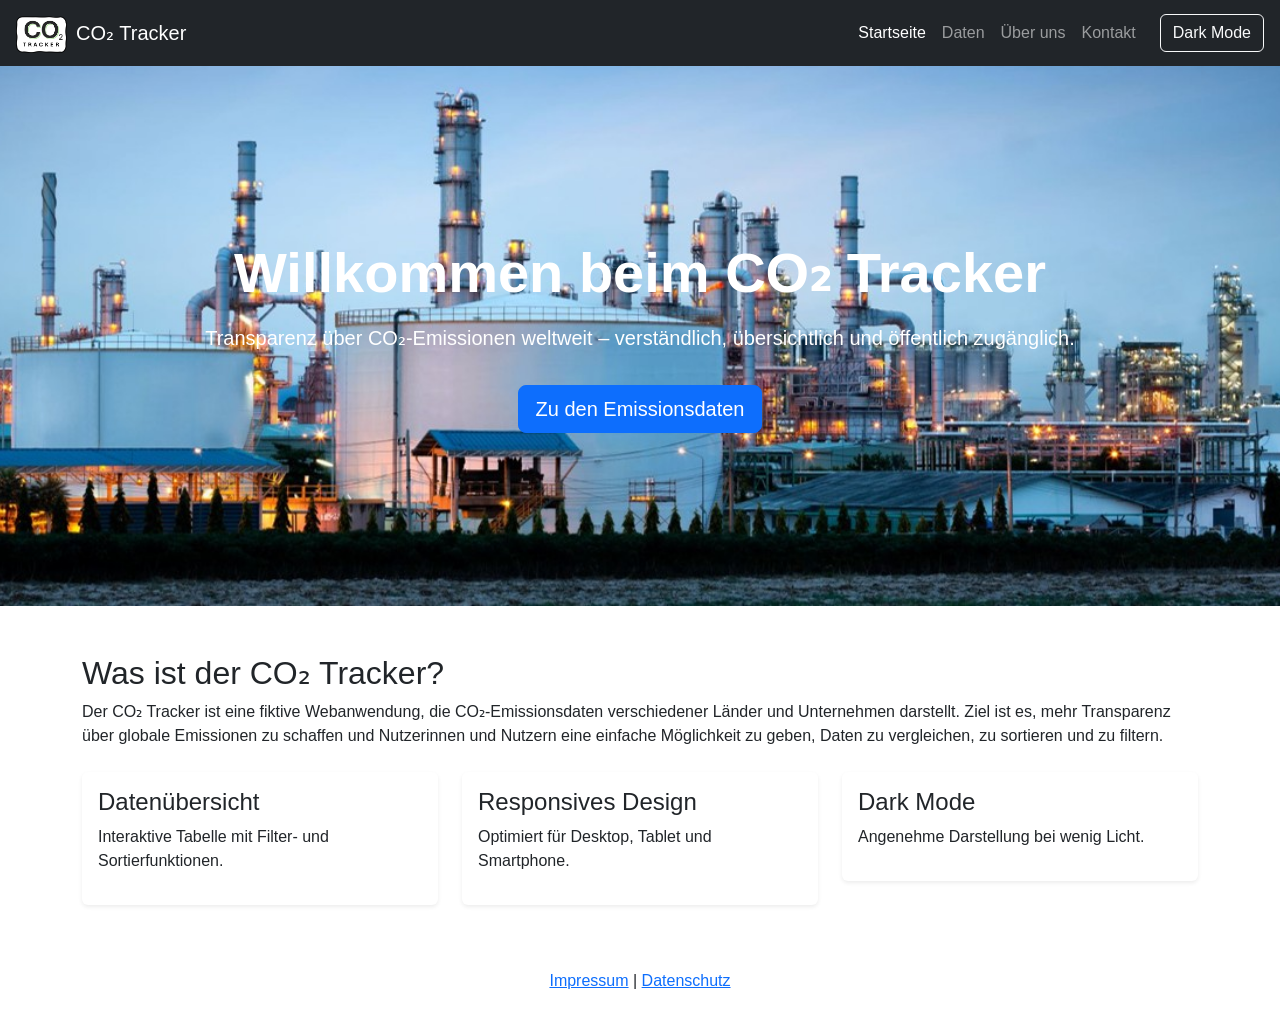
<file: index.html>
<!DOCTYPE html>
<html lang="de">
<head>
  <meta charset="UTF-8">
  <meta name="viewport" content="width=device-width, initial-scale=1.0">
  <title>CO₂ Tracker – Startseite</title>

  <!-- Bootstrap -->
  <link rel="stylesheet" href="https://cdn.jsdelivr.net/npm/bootstrap@5.3.2/dist/css/bootstrap.min.css">

  <!-- Custom Styles -->
  <link rel="stylesheet" href="styles.css">
</head>

<body>

<!-- GLOBAL NAVIGATION -->
<nav class="navbar navbar-expand-lg navbar-dark bg-dark px-3">
  <a class="navbar-brand d-flex align-items-center" href="index.html">
    <img src="assets/logo.png" alt="Logo" class="logo me-2">
    CO₂ Tracker
  </a>

  <button class="navbar-toggler" type="button" data-bs-toggle="collapse" data-bs-target="#navbarNav">
    <span class="navbar-toggler-icon"></span>
  </button>

  <div class="collapse navbar-collapse" id="navbarNav">
    <ul class="navbar-nav ms-auto">
      <li class="nav-item"><a class="nav-link active" href="index.html">Startseite</a></li>
      <li class="nav-item"><a class="nav-link" href="daten.html">Daten</a></li>
      <li class="nav-item"><a class="nav-link" href="ueber-uns.html">Über uns</a></li>
      <li class="nav-item"><a class="nav-link" href="kontakt.html">Kontakt</a></li>
    </ul>

    <button id="themeToggle" class="btn btn-outline-light ms-3">Dark Mode</button>
  </div>
</nav>

<!-- HERO SECTION -->
<header class="hero-section text-white d-flex align-items-center" style="background-image: url('assets/hero.jpg'); background-size: cover; background-position: center; height: 60vh;">
  <div class="container text-center">
    <h1 class="display-4 fw-bold">Willkommen beim CO₂ Tracker</h1>
    <p class="lead mt-3">
      Transparenz über CO₂‑Emissionen weltweit – verständlich, übersichtlich und öffentlich zugänglich.
    </p>
    <a href="daten.html" class="btn btn-primary btn-lg mt-3">Zu den Emissionsdaten</a>
  </div>
</header>

<!-- MAIN CONTENT -->
<main class="container my-5">
  <h2>Was ist der CO₂ Tracker?</h2>
  <p>
    Der CO₂ Tracker ist eine fiktive Webanwendung, die CO₂‑Emissionsdaten verschiedener Länder und Unternehmen darstellt.
    Ziel ist es, mehr Transparenz über globale Emissionen zu schaffen und Nutzerinnen und Nutzern eine einfache Möglichkeit
    zu geben, Daten zu vergleichen, zu sortieren und zu filtern.
  </p>

  <div class="row mt-4">
    <div class="col-md-4">
      <div class="info-box p-3 shadow-sm">
        <h4>Datenübersicht</h4>
        <p>Interaktive Tabelle mit Filter‑ und Sortierfunktionen.</p>
      </div>
    </div>

    <div class="col-md-4">
      <div class="info-box p-3 shadow-sm">
        <h4>Responsives Design</h4>
        <p>Optimiert für Desktop, Tablet und Smartphone.</p>
      </div>
    </div>

    <div class="col-md-4">
      <div class="info-box p-3 shadow-sm">
        <h4>Dark Mode</h4>
        <p>Angenehme Darstellung bei wenig Licht.</p>
      </div>
    </div>
  </div>
</main>

<!-- FOOTER -->
<footer class="text-center p-3">
  <a href="impressum.html">Impressum</a> |
  <a href="datenschutz.html">Datenschutz</a>
</footer>

<!-- Bootstrap JS -->
<script src="https://cdn.jsdelivr.net/npm/bootstrap@5.3.2/dist/js/bootstrap.bundle.min.js"></script>

<!-- DARK MODE -->
<script>
const toggleBtn = document.getElementById("themeToggle");
toggleBtn?.addEventListener("click", () => {
  document.body.classList.toggle("dark-mode");
  toggleBtn.textContent =
    document.body.classList.contains("dark-mode")
      ? "Light Mode"
      : "Dark Mode";
});
</script>

</body>
</html>
</file>
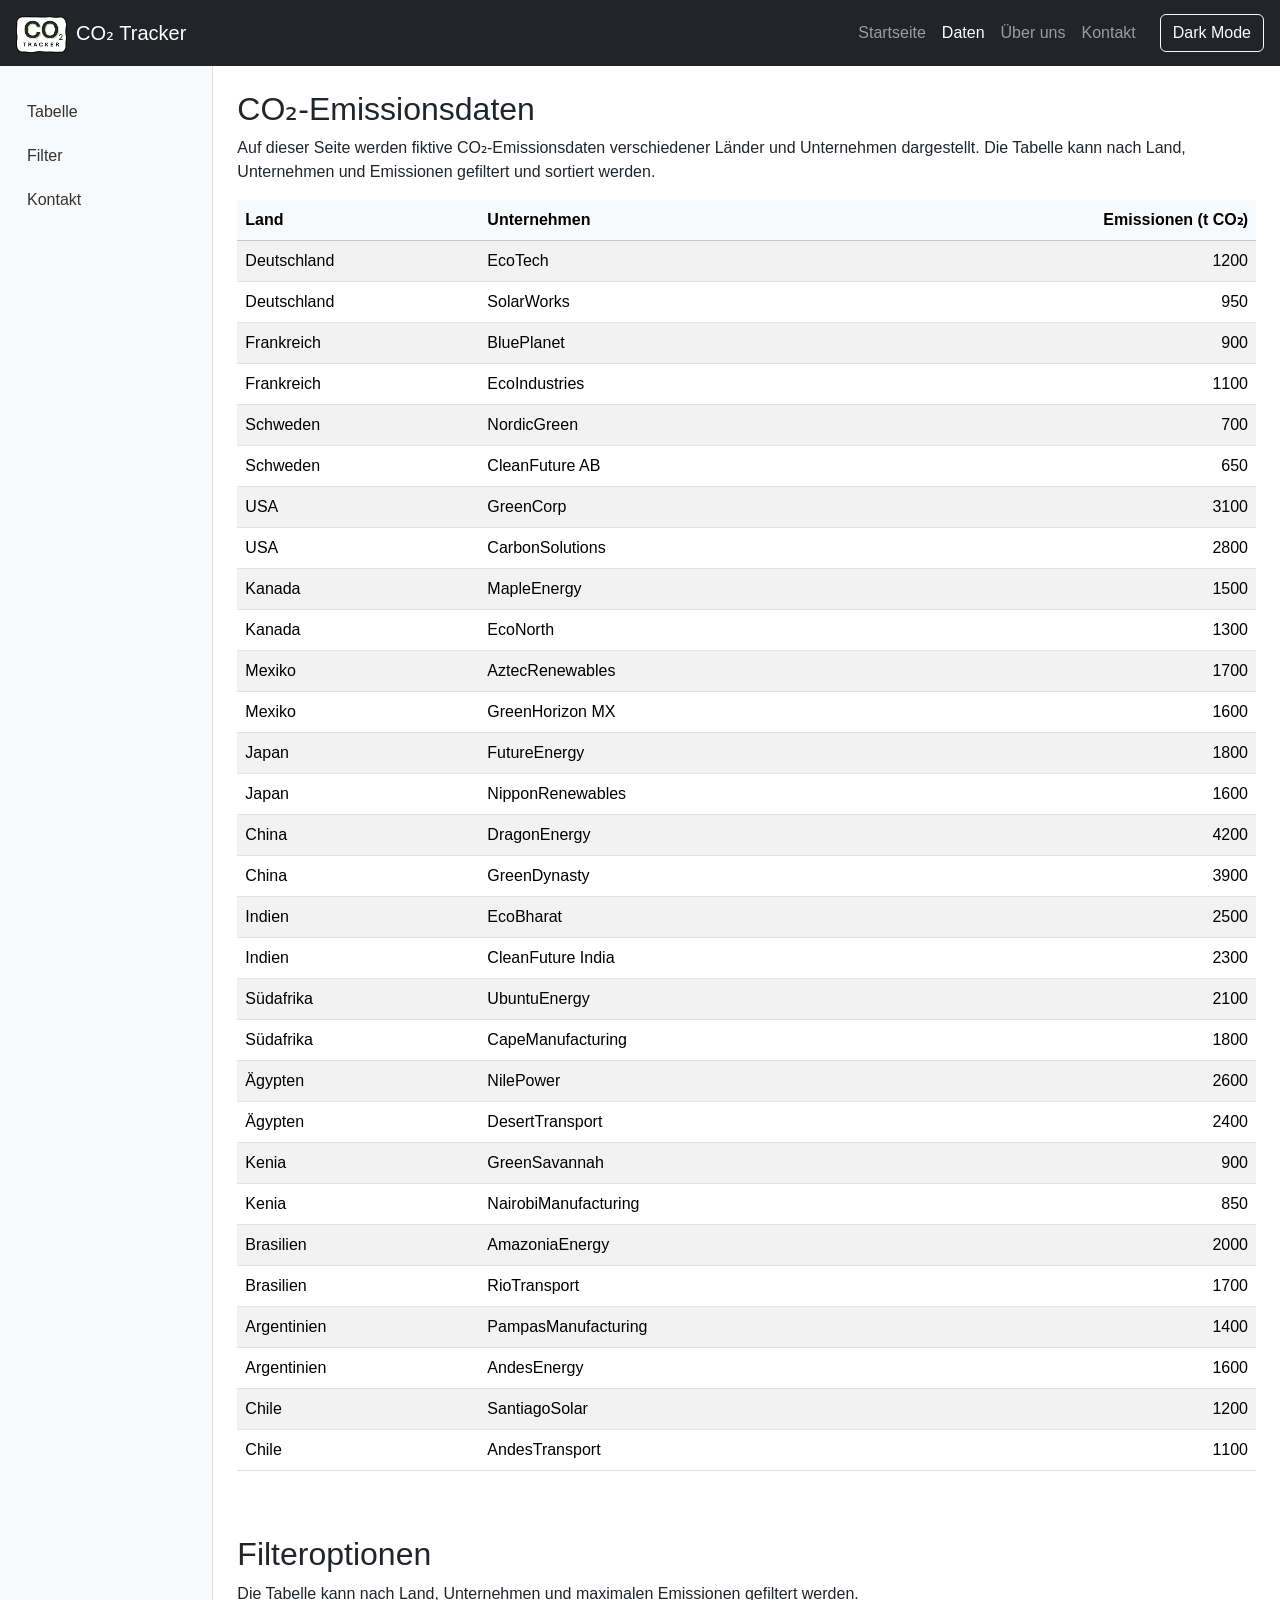
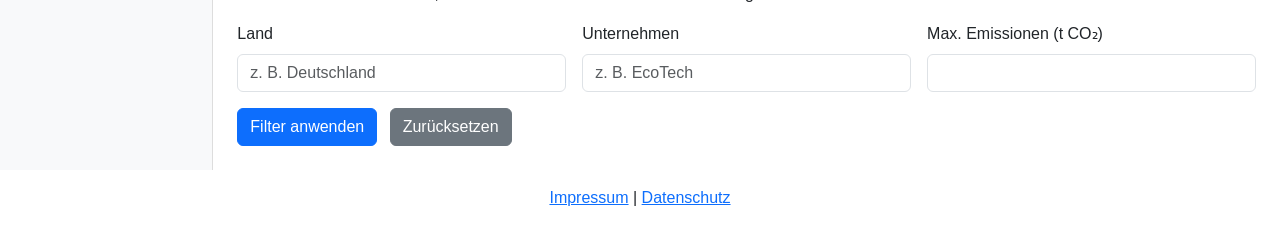
<file: daten.html>
<!DOCTYPE html>
<html lang="de">
<head>
  <meta charset="UTF-8">
  <meta name="viewport" content="width=device-width, initial-scale=1.0">
  <title>Daten – CO₂ Tracker</title>

  <!-- Bootstrap -->
  <link rel="stylesheet" href="https://cdn.jsdelivr.net/npm/bootstrap@5.3.2/dist/css/bootstrap.min.css">

  <!-- Custom Styles -->
  <link rel="stylesheet" href="styles.css">
</head>

<body>

<!-- GLOBAL NAVIGATION -->
<nav class="navbar navbar-expand-lg navbar-dark bg-dark px-3">
  <a class="navbar-brand d-flex align-items-center" href="index.html">
    <img src="assets/logo.png" alt="Logo" class="logo me-2">
    CO₂ Tracker
  </a>

  <button class="navbar-toggler" type="button" data-bs-toggle="collapse" data-bs-target="#navbarNav">
    <span class="navbar-toggler-icon"></span>
  </button>

  <div class="collapse navbar-collapse" id="navbarNav">
    <ul class="navbar-nav ms-auto">
      <li class="nav-item"><a class="nav-link" href="index.html">Startseite</a></li>
      <li class="nav-item"><a class="nav-link active" href="daten.html">Daten</a></li>
      <li class="nav-item"><a class="nav-link" href="ueber-uns.html">Über uns</a></li>
      <li class="nav-item"><a class="nav-link" href="kontakt.html">Kontakt</a></li>
    </ul>

    <button id="themeToggle" class="btn btn-outline-light ms-3">Dark Mode</button>
  </div>
</nav>

<div class="container-fluid">
  <div class="row">

    <!-- LOCAL NAVIGATION (SIDEBAR) -->
    <nav class="col-md-2 d-none d-md-block sidebar">
      <ul class="nav flex-column mt-4">
        <li class="nav-item"><a href="#tabelle" class="nav-link">Tabelle</a></li>
        <li class="nav-item"><a href="#filter" class="nav-link">Filter</a></li>
        <li class="nav-item"><a href="kontakt.html" class="nav-link">Kontakt</a></li>
      </ul>
    </nav>

    <!-- MAIN CONTENT -->
    <main class="col-md-10 p-4">

      <section id="tabelle">
        <h2>CO₂‑Emissionsdaten</h2>
        <p>
          Auf dieser Seite werden fiktive CO₂‑Emissionsdaten verschiedener Länder und Unternehmen dargestellt.
          Die Tabelle kann nach Land, Unternehmen und Emissionen gefiltert und sortiert werden.
        </p>

        <div class="table-responsive mt-3">
          <table id="dataTable" class="table table-striped table-hover align-middle">
            <thead class="table-light">
              <tr>
                <th onclick="sortTable(0)" class="sortable">Land</th>
                <th onclick="sortTable(1)" class="sortable">Unternehmen</th>
                <th onclick="sortTable(2)" class="sortable text-end">Emissionen (t CO₂)</th>
              </tr>
            </thead>
            <tbody>
              <!-- EUROPE -->
              <tr><td>Deutschland</td><td>EcoTech</td><td class="text-end">1200</td></tr>
              <tr><td>Deutschland</td><td>SolarWorks</td><td class="text-end">950</td></tr>

              <tr><td>Frankreich</td><td>BluePlanet</td><td class="text-end">900</td></tr>
              <tr><td>Frankreich</td><td>EcoIndustries</td><td class="text-end">1100</td></tr>

              <tr><td>Schweden</td><td>NordicGreen</td><td class="text-end">700</td></tr>
              <tr><td>Schweden</td><td>CleanFuture AB</td><td class="text-end">650</td></tr>

              <!-- NORTH AMERICA -->
              <tr><td>USA</td><td>GreenCorp</td><td class="text-end">3100</td></tr>
              <tr><td>USA</td><td>CarbonSolutions</td><td class="text-end">2800</td></tr>

              <tr><td>Kanada</td><td>MapleEnergy</td><td class="text-end">1500</td></tr>
              <tr><td>Kanada</td><td>EcoNorth</td><td class="text-end">1300</td></tr>

              <tr><td>Mexiko</td><td>AztecRenewables</td><td class="text-end">1700</td></tr>
              <tr><td>Mexiko</td><td>GreenHorizon MX</td><td class="text-end">1600</td></tr>

              <!-- ASIA -->
              <tr><td>Japan</td><td>FutureEnergy</td><td class="text-end">1800</td></tr>
              <tr><td>Japan</td><td>NipponRenewables</td><td class="text-end">1600</td></tr>

              <tr><td>China</td><td>DragonEnergy</td><td class="text-end">4200</td></tr>
              <tr><td>China</td><td>GreenDynasty</td><td class="text-end">3900</td></tr>

              <tr><td>Indien</td><td>EcoBharat</td><td class="text-end">2500</td></tr>
              <tr><td>Indien</td><td>CleanFuture India</td><td class="text-end">2300</td></tr>

              <!-- AFRICA -->
              <tr><td>Südafrika</td><td>UbuntuEnergy</td><td class="text-end">2100</td></tr>
              <tr><td>Südafrika</td><td>CapeManufacturing</td><td class="text-end">1800</td></tr>

              <tr><td>Ägypten</td><td>NilePower</td><td class="text-end">2600</td></tr>
              <tr><td>Ägypten</td><td>DesertTransport</td><td class="text-end">2400</td></tr>

              <tr><td>Kenia</td><td>GreenSavannah</td><td class="text-end">900</td></tr>
              <tr><td>Kenia</td><td>NairobiManufacturing</td><td class="text-end">850</td></tr>

              <!-- SOUTH AMERICA -->
              <tr><td>Brasilien</td><td>AmazoniaEnergy</td><td class="text-end">2000</td></tr>
              <tr><td>Brasilien</td><td>RioTransport</td><td class="text-end">1700</td></tr>

              <tr><td>Argentinien</td><td>PampasManufacturing</td><td class="text-end">1400</td></tr>
              <tr><td>Argentinien</td><td>AndesEnergy</td><td class="text-end">1600</td></tr>

              <tr><td>Chile</td><td>SantiagoSolar</td><td class="text-end">1200</td></tr>
              <tr><td>Chile</td><td>AndesTransport</td><td class="text-end">1100</td></tr>
            </tbody>
          </table>
        </div>
      </section>

      <section id="filter" class="mt-5">
        <h2>Filteroptionen</h2>
        <p>Die Tabelle kann nach Land, Unternehmen und maximalen Emissionen gefiltert werden.</p>

        <div class="row g-3">
          <div class="col-md-4">
            <label for="countryFilter" class="form-label">Land</label>
            <input type="text" id="countryFilter" class="form-control" placeholder="z. B. Deutschland">
          </div>

          <div class="col-md-4">
            <label for="companyFilter" class="form-label">Unternehmen</label>
            <input type="text" id="companyFilter" class="form-control" placeholder="z. B. EcoTech">
          </div>

          <div class="col-md-4">
            <label for="emissionFilter" class="form-label">Max. Emissionen (t CO₂)</label>
            <input type="number" id="emissionFilter" class="form-control" min="0" step="100">
          </div>
        </div>

        <button id="applyFilter" class="btn btn-primary mt-3">Filter anwenden</button>
        <button id="resetFilter" class="btn btn-secondary mt-3 ms-2">Zurücksetzen</button>
      </section>

    </main>
  </div>
</div>

<!-- FOOTER -->
<footer class="text-center p-3">
  <a href="impressum.html">Impressum</a> |
  <a href="datenschutz.html">Datenschutz</a>
</footer>

<!-- Bootstrap JS -->
<script src="https://cdn.jsdelivr.net/npm/bootstrap@5.3.2/dist/js/bootstrap.bundle.min.js"></script>

<!-- SORTING SCRIPT -->
<script>
let currentSortCol = -1;
let currentSortDir = "asc";

function sortTable(columnIndex) {
  const table = document.getElementById("dataTable");
  const tbody = table.tBodies[0];
  const rowsArray = Array.from(tbody.rows);

  // Toggle direction if same column
  if (currentSortCol === columnIndex) {
    currentSortDir = currentSortDir === "asc" ? "desc" : "asc";
  } else {
    currentSortCol = columnIndex;
    currentSortDir = "asc";
  }

  // Remove old sort classes
  const ths = table.tHead.rows[0].cells;
  for (let i = 0; i < ths.length; i++) {
    ths[i].classList.remove("sorted-asc", "sorted-desc");
  }

  // Add new sort class
  ths[columnIndex].classList.add(
    currentSortDir === "asc" ? "sorted-asc" : "sorted-desc"
  );

  rowsArray.sort((rowA, rowB) => {
    const cellA = rowA.cells[columnIndex].innerText.trim();
    const cellB = rowB.cells[columnIndex].innerText.trim();

    const numA = parseFloat(cellA.replace(",", "."));
    const numB = parseFloat(cellB.replace(",", "."));

    const valA = isNaN(numA) ? cellA.toLowerCase() : numA;
    const valB = isNaN(numB) ? cellB.toLowerCase() : numB;

    if (valA < valB) return currentSortDir === "asc" ? -1 : 1;
    if (valA > valB) return currentSortDir === "asc" ? 1 : -1;
    return 0;
  });

  rowsArray.forEach(row => tbody.appendChild(row));
}
</script>

<!-- FILTER SCRIPT (with basic sanitization) -->
<script>
function sanitizeInput(value) {
  return value.replace(/[<>]/g, "").trim().toLowerCase();
}

document.getElementById("applyFilter").addEventListener("click", () => {
  const country = sanitizeInput(document.getElementById("countryFilter").value);
  const company = sanitizeInput(document.getElementById("companyFilter").value);
  const maxEmissionRaw = document.getElementById("emissionFilter").value;
  const maxEmission = parseFloat(maxEmissionRaw);

  const rows = document.querySelectorAll("#dataTable tbody tr");

  rows.forEach(row => {
    const cells = row.querySelectorAll("td");
    const rowCountry = cells[0].textContent.toLowerCase();
    const rowCompany = cells[1].textContent.toLowerCase();
    const rowEmission = parseFloat(cells[2].textContent);

    const matchCountry = !country || rowCountry.includes(country);
    const matchCompany = !company || rowCompany.includes(company);
    const matchEmission = isNaN(maxEmission) || rowEmission <= maxEmission;

    row.style.display = (matchCountry && matchCompany && matchEmission) ? "" : "none";
  });
});

document.getElementById("resetFilter").addEventListener("click", () => {
  document.getElementById("countryFilter").value = "";
  document.getElementById("companyFilter").value = "";
  document.getElementById("emissionFilter").value = "";

  document.querySelectorAll("#dataTable tbody tr").forEach(row => {
    row.style.display = "";
  });
});
</script>

<!-- DARK MODE -->
<script>
const toggleBtn = document.getElementById("themeToggle");
toggleBtn?.addEventListener("click", () => {
  document.body.classList.toggle("dark-mode");
  toggleBtn.textContent =
    document.body.classList.contains("dark-mode")
      ? "Light Mode"
      : "Dark Mode";
});
</script>

</body>
</html>
</file>
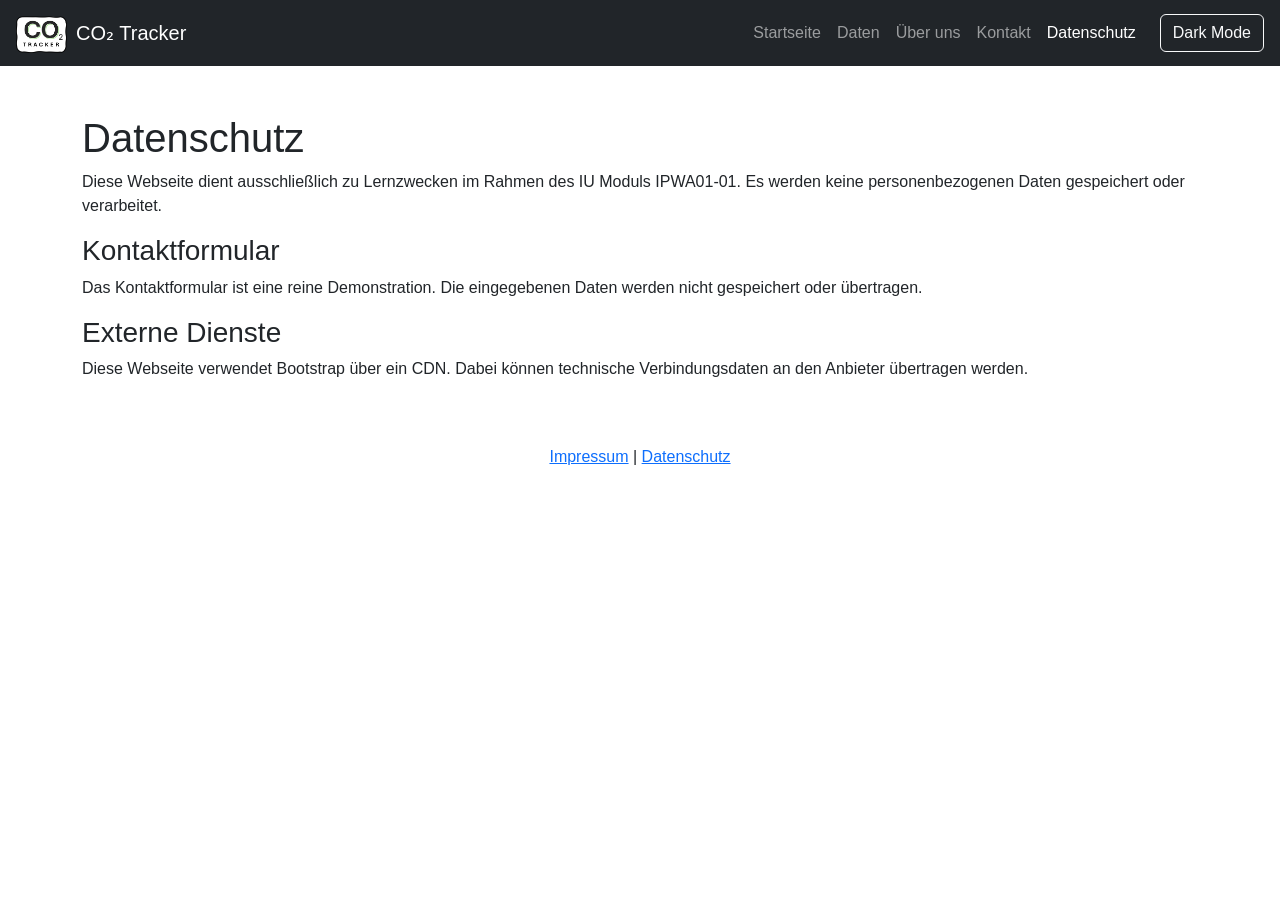
<file: datenschutz.html>
<!DOCTYPE html>
<html lang="de">
<head>
  <meta charset="UTF-8">
  <meta name="viewport" content="width=device-width, initial-scale=1.0">
  <title>Datenschutz – CO₂ Tracker</title>

  <link rel="stylesheet" href="https://cdn.jsdelivr.net/npm/bootstrap@5.3.2/dist/css/bootstrap.min.css">
  <link rel="stylesheet" href="styles.css">
</head>

<body>

<nav class="navbar navbar-expand-lg navbar-dark bg-dark px-3">
  <a class="navbar-brand d-flex align-items-center" href="index.html">
    <img src="assets/logo.png" alt="Logo" class="logo me-2">
    CO₂ Tracker
  </a>

  <button class="navbar-toggler" type="button" data-bs-toggle="collapse" data-bs-target="#navbarNav">
    <span class="navbar-toggler-icon"></span>
  </button>

  <div class="collapse navbar-collapse" id="navbarNav">
    <ul class="navbar-nav ms-auto">
      <li class="nav-item"><a class="nav-link" href="index.html">Startseite</a></li>
      <li class="nav-item"><a class="nav-link" href="daten.html">Daten</a></li>
      <li class="nav-item"><a class="nav-link" href="ueber-uns.html">Über uns</a></li>
      <li class="nav-item"><a class="nav-link" href="kontakt.html">Kontakt</a></li>
      <li class="nav-item"><a class="nav-link active" href="datenschutz.html">Datenschutz</a></li>
    </ul>

    <button id="themeToggle" class="btn btn-outline-light ms-3">Dark Mode</button>
  </div>
</nav>

<main class="container my-5">
  <h1>Datenschutz</h1>
  <p>
    Diese Webseite dient ausschließlich zu Lernzwecken im Rahmen des IU Moduls IPWA01‑01.
    Es werden keine personenbezogenen Daten gespeichert oder verarbeitet.
  </p>

  <h3>Kontaktformular</h3>
  <p>
    Das Kontaktformular ist eine reine Demonstration. Die eingegebenen Daten werden nicht gespeichert
    oder übertragen.
  </p>

  <h3>Externe Dienste</h3>
  <p>
    Diese Webseite verwendet Bootstrap über ein CDN. Dabei können technische Verbindungsdaten
    an den Anbieter übertragen werden.
  </p>
</main>

<footer class="text-center p-3">
  <a href="impressum.html">Impressum</a> |
  <a href="datenschutz.html">Datenschutz</a>
</footer>

<script src="https://cdn.jsdelivr.net/npm/bootstrap@5.3.2/dist/js/bootstrap.bundle.min.js"></script>

<script>
const toggleBtn = document.getElementById("themeToggle");
toggleBtn?.addEventListener("click", () => {
  document.body.classList.toggle("dark-mode");
  toggleBtn.textContent =
    document.body.classList.contains("dark-mode") ? "Light Mode" : "Dark Mode";
});
</script>

</body>
</html>
</file>
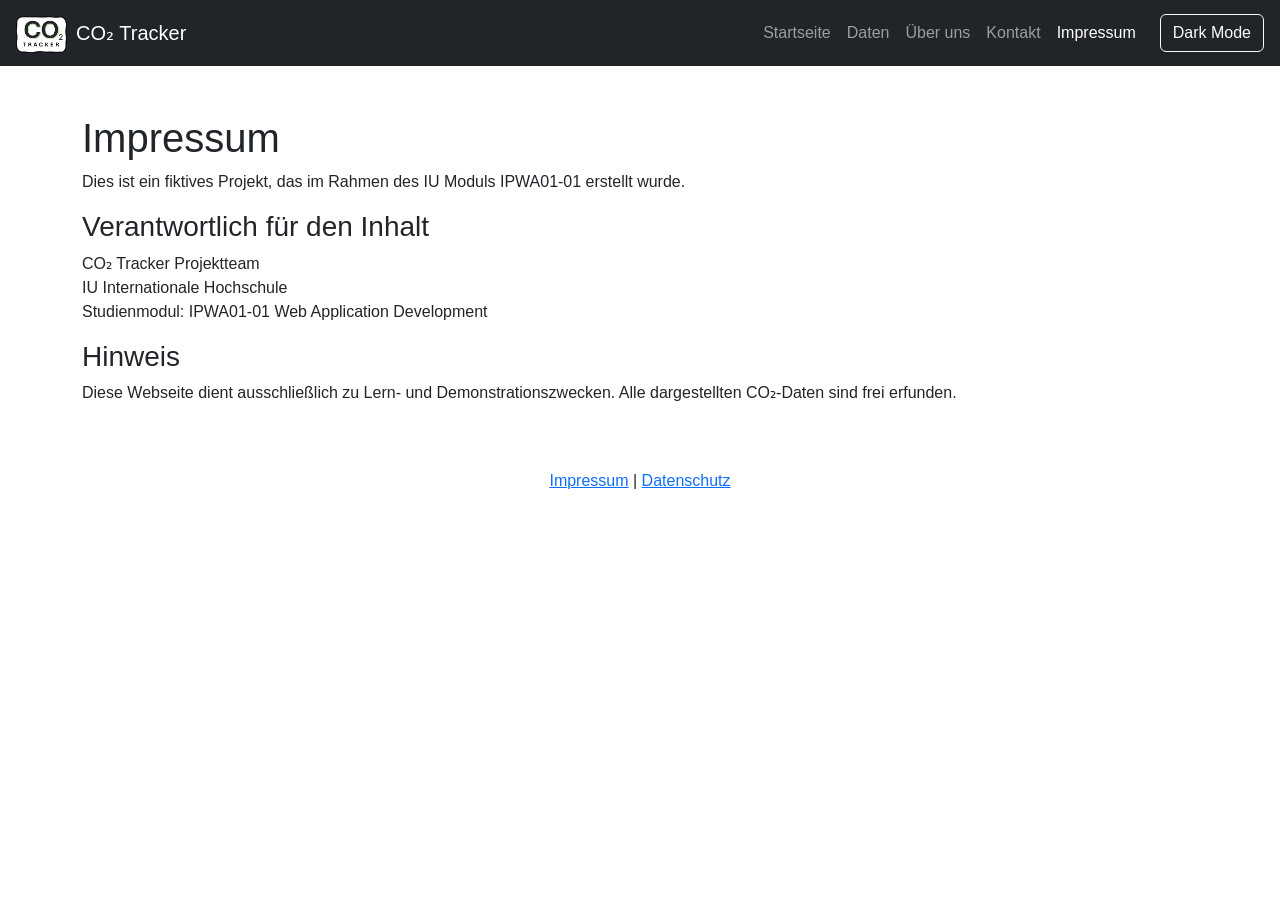
<file: impressum.html>
<!DOCTYPE html>
<html lang="de">
<head>
  <meta charset="UTF-8">
  <meta name="viewport" content="width=device-width, initial-scale=1.0">
  <title>Impressum – CO₂ Tracker</title>

  <link rel="stylesheet" href="https://cdn.jsdelivr.net/npm/bootstrap@5.3.2/dist/css/bootstrap.min.css">
  <link rel="stylesheet" href="styles.css">
</head>

<body>

<nav class="navbar navbar-expand-lg navbar-dark bg-dark px-3">
  <a class="navbar-brand d-flex align-items-center" href="index.html">
    <img src="assets/logo.png" alt="Logo" class="logo me-2">
    CO₂ Tracker
  </a>

  <button class="navbar-toggler" type="button" data-bs-toggle="collapse" data-bs-target="#navbarNav">
    <span class="navbar-toggler-icon"></span>
  </button>

  <div class="collapse navbar-collapse" id="navbarNav">
    <ul class="navbar-nav ms-auto">
      <li class="nav-item"><a class="nav-link" href="index.html">Startseite</a></li>
      <li class="nav-item"><a class="nav-link" href="daten.html">Daten</a></li>
      <li class="nav-item"><a class="nav-link" href="ueber-uns.html">Über uns</a></li>
      <li class="nav-item"><a class="nav-link" href="kontakt.html">Kontakt</a></li>
      <li class="nav-item"><a class="nav-link active" href="impressum.html">Impressum</a></li>
    </ul>

    <button id="themeToggle" class="btn btn-outline-light ms-3">Dark Mode</button>
  </div>
</nav>

<main class="container my-5">
  <h1>Impressum</h1>
  <p>Dies ist ein fiktives Projekt, das im Rahmen des IU Moduls IPWA01‑01 erstellt wurde.</p>

  <h3>Verantwortlich für den Inhalt</h3>
  <p>
    CO₂ Tracker Projektteam<br>
    IU Internationale Hochschule<br>
    Studienmodul: IPWA01‑01 Web Application Development
  </p>

  <h3>Hinweis</h3>
  <p>
    Diese Webseite dient ausschließlich zu Lern- und Demonstrationszwecken.
    Alle dargestellten CO₂‑Daten sind frei erfunden.
  </p>
</main>

<footer class="text-center p-3">
  <a href="impressum.html">Impressum</a> |
  <a href="datenschutz.html">Datenschutz</a>
</footer>

<script src="https://cdn.jsdelivr.net/npm/bootstrap@5.3.2/dist/js/bootstrap.bundle.min.js"></script>

<script>
const toggleBtn = document.getElementById("themeToggle");
toggleBtn?.addEventListener("click", () => {
  document.body.classList.toggle("dark-mode");
  toggleBtn.textContent =
    document.body.classList.contains("dark-mode") ? "Light Mode" : "Dark Mode";
});
</script>

</body>
</html>
</file>
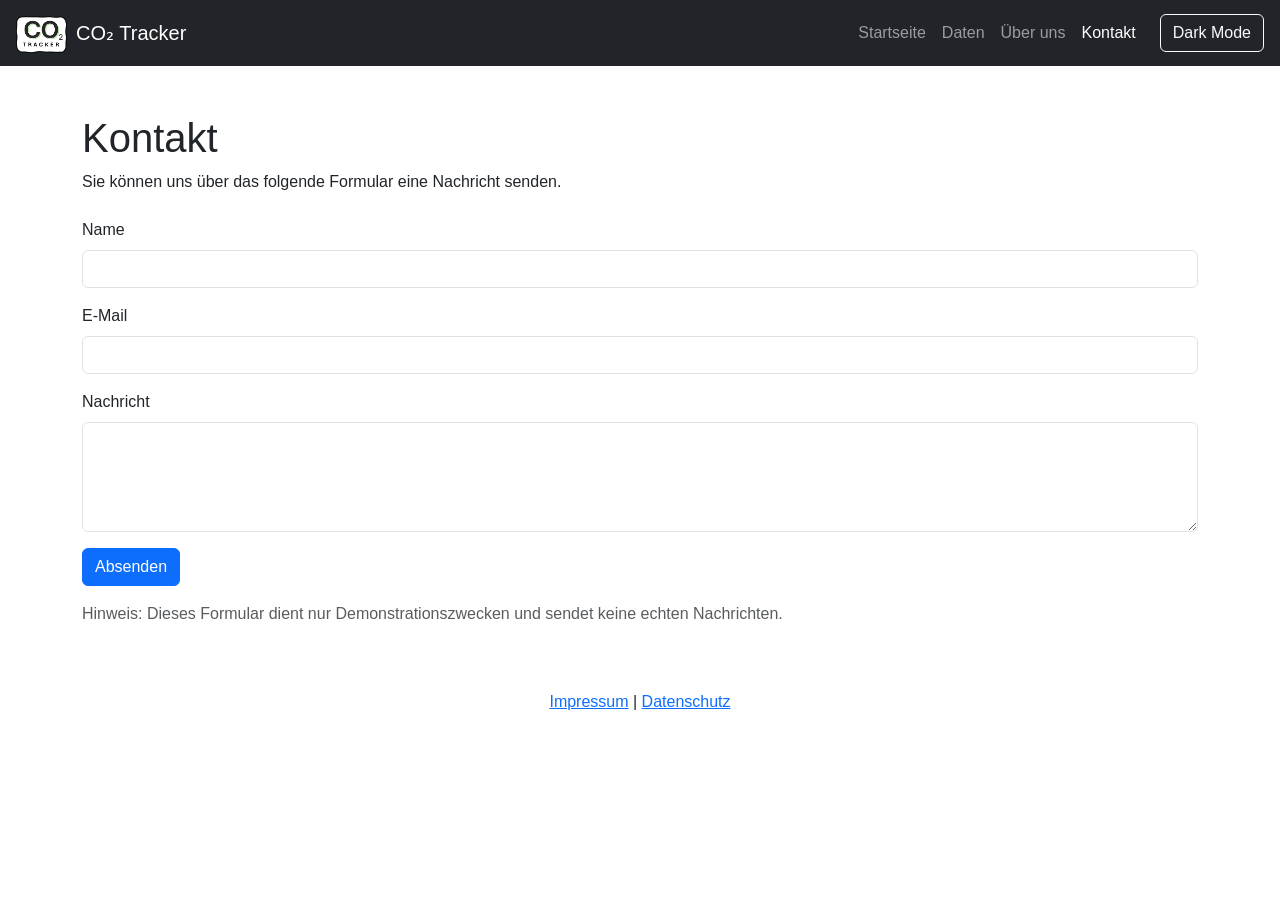
<file: kontakt.html>
<!DOCTYPE html>
<html lang="de">
<head>
  <meta charset="UTF-8">
  <meta name="viewport" content="width=device-width, initial-scale=1.0">
  <title>Kontakt – CO₂ Tracker</title>

  <link rel="stylesheet" href="https://cdn.jsdelivr.net/npm/bootstrap@5.3.2/dist/css/bootstrap.min.css">
  <link rel="stylesheet" href="styles.css">
</head>

<body>

<nav class="navbar navbar-expand-lg navbar-dark bg-dark px-3">
  <a class="navbar-brand d-flex align-items-center" href="index.html">
    <img src="assets/logo.png" alt="Logo" class="logo me-2">
    CO₂ Tracker
  </a>

  <button class="navbar-toggler" type="button" data-bs-toggle="collapse" data-bs-target="#navbarNav">
    <span class="navbar-toggler-icon"></span>
  </button>

  <div class="collapse navbar-collapse" id="navbarNav">
    <ul class="navbar-nav ms-auto">
      <li class="nav-item"><a class="nav-link" href="index.html">Startseite</a></li>
      <li class="nav-item"><a class="nav-link" href="daten.html">Daten</a></li>
      <li class="nav-item"><a class="nav-link" href="ueber-uns.html">Über uns</a></li>
      <li class="nav-item"><a class="nav-link active" href="kontakt.html">Kontakt</a></li>
    </ul>

    <button id="themeToggle" class="btn btn-outline-light ms-3">Dark Mode</button>
  </div>
</nav>

<main class="container my-5">
  <h1>Kontakt</h1>
  <p>Sie können uns über das folgende Formular eine Nachricht senden.</p>

  <form class="mt-4" onsubmit="sanitizeForm(event)">
    <div class="mb-3">
      <label for="name" class="form-label">Name</label>
      <input type="text" id="name" class="form-control" required>
    </div>

    <div class="mb-3">
      <label for="email" class="form-label">E‑Mail</label>
      <input type="email" id="email" class="form-control" required>
    </div>

    <div class="mb-3">
      <label for="message" class="form-label">Nachricht</label>
      <textarea id="message" class="form-control" rows="4" required></textarea>
    </div>

    <button type="submit" class="btn btn-primary">Absenden</button>
  </form>

  <p class="mt-3 text-muted">Hinweis: Dieses Formular dient nur Demonstrationszwecken und sendet keine echten Nachrichten.</p>
</main>

<footer class="text-center p-3">
  <a href="impressum.html">Impressum</a> |
  <a href="datenschutz.html">Datenschutz</a>
</footer>

<script src="https://cdn.jsdelivr.net/npm/bootstrap@5.3.2/dist/js/bootstrap.bundle.min.js"></script>

<script>
function sanitize(value) {
  return value.replace(/[<>]/g, "").trim();
}

function sanitizeForm(event) {
  event.preventDefault();

  const name = sanitize(document.getElementById("name").value);
  const email = sanitize(document.getElementById("email").value);
  const message = sanitize(document.getElementById("message").value);

  alert("Vielen Dank für Ihre Nachricht, " + name + ". (Demo‑Formular)");
}
</script>

<script>
const toggleBtn = document.getElementById("themeToggle");
toggleBtn?.addEventListener("click", () => {
  document.body.classList.toggle("dark-mode");
  toggleBtn.textContent =
    document.body.classList.contains("dark-mode") ? "Light Mode" : "Dark Mode";
});
</script>

</body>
</html>
</file>
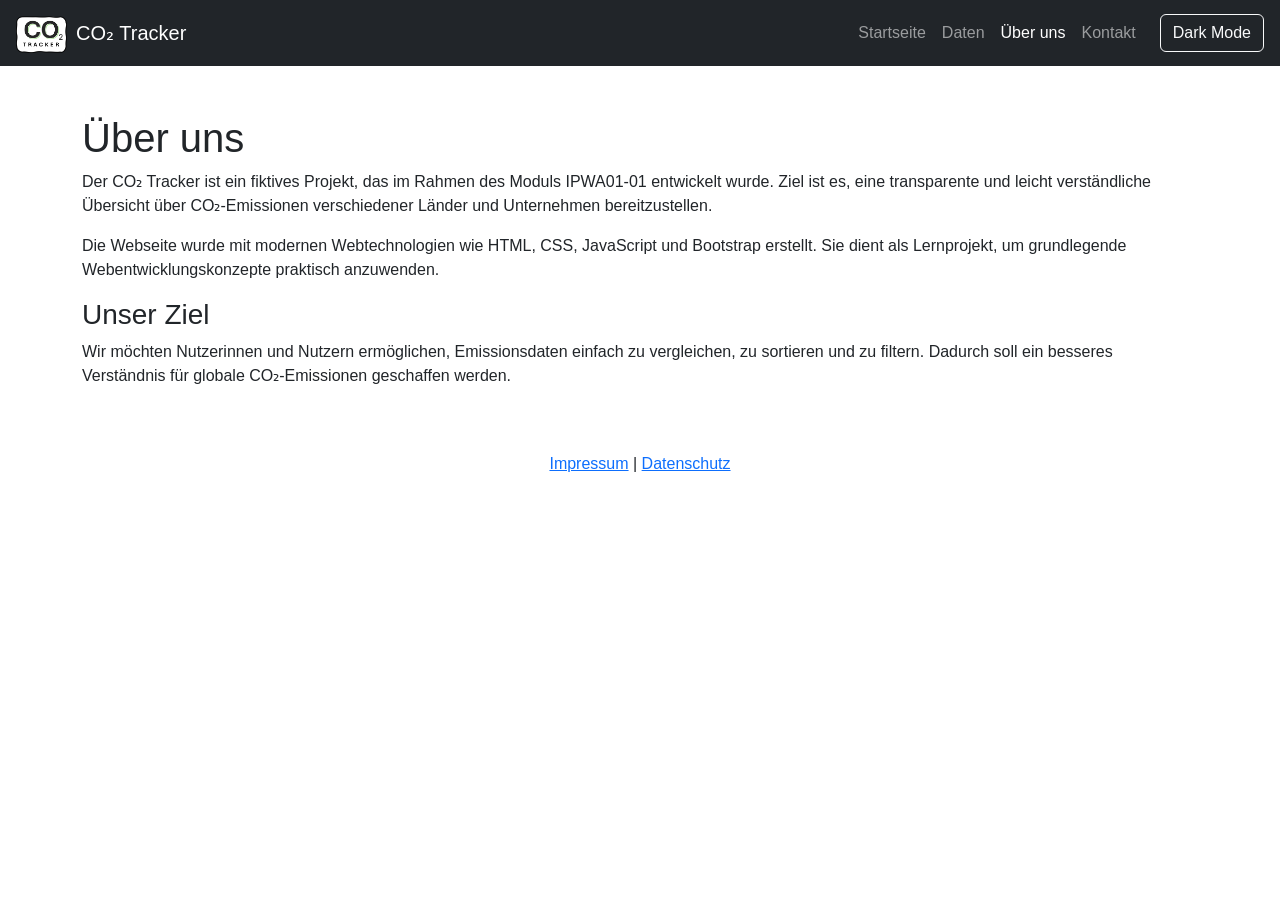
<file: ueber-uns.html>
<!DOCTYPE html>
<html lang="de">
<head>
  <meta charset="UTF-8">
  <meta name="viewport" content="width=device-width, initial-scale=1.0">
  <title>Über uns – CO₂ Tracker</title>

  <link rel="stylesheet" href="https://cdn.jsdelivr.net/npm/bootstrap@5.3.2/dist/css/bootstrap.min.css">
  <link rel="stylesheet" href="styles.css">
</head>

<body>

<nav class="navbar navbar-expand-lg navbar-dark bg-dark px-3">
  <a class="navbar-brand d-flex align-items-center" href="index.html">
    <img src="assets/logo.png" alt="Logo" class="logo me-2">
    CO₂ Tracker
  </a>

  <button class="navbar-toggler" type="button" data-bs-toggle="collapse" data-bs-target="#navbarNav">
    <span class="navbar-toggler-icon"></span>
  </button>

  <div class="collapse navbar-collapse" id="navbarNav">
    <ul class="navbar-nav ms-auto">
      <li class="nav-item"><a class="nav-link" href="index.html">Startseite</a></li>
      <li class="nav-item"><a class="nav-link" href="daten.html">Daten</a></li>
      <li class="nav-item"><a class="nav-link active" href="ueber-uns.html">Über uns</a></li>
      <li class="nav-item"><a class="nav-link" href="kontakt.html">Kontakt</a></li>
    </ul>

    <button id="themeToggle" class="btn btn-outline-light ms-3">Dark Mode</button>
  </div>
</nav>

<main class="container my-5">
  <h1>Über uns</h1>
  <p>
    Der CO₂ Tracker ist ein fiktives Projekt, das im Rahmen des Moduls IPWA01‑01 entwickelt wurde.
    Ziel ist es, eine transparente und leicht verständliche Übersicht über CO₂‑Emissionen verschiedener Länder
    und Unternehmen bereitzustellen.
  </p>

  <p>
    Die Webseite wurde mit modernen Webtechnologien wie HTML, CSS, JavaScript und Bootstrap erstellt.
    Sie dient als Lernprojekt, um grundlegende Webentwicklungskonzepte praktisch anzuwenden.
  </p>

  <h3>Unser Ziel</h3>
  <p>
    Wir möchten Nutzerinnen und Nutzern ermöglichen, Emissionsdaten einfach zu vergleichen, zu sortieren
    und zu filtern. Dadurch soll ein besseres Verständnis für globale CO₂‑Emissionen geschaffen werden.
  </p>
</main>

<footer class="text-center p-3">
  <a href="impressum.html">Impressum</a> |
  <a href="datenschutz.html">Datenschutz</a>
</footer>

<script src="https://cdn.jsdelivr.net/npm/bootstrap@5.3.2/dist/js/bootstrap.bundle.min.js"></script>

<script>
const toggleBtn = document.getElementById("themeToggle");
toggleBtn?.addEventListener("click", () => {
  document.body.classList.toggle("dark-mode");
  toggleBtn.textContent =
    document.body.classList.contains("dark-mode") ? "Light Mode" : "Dark Mode";
});
</script>

</body>
</html>
</file>
<file: styles.css>
/* GENERAL */
body {
  font-family: Arial, sans-serif;
}

/* LOGO */
.logo {
  height: 40px !important;
  width: auto !important;
  object-fit: contain;
}

/* HERO SECTION */
.hero-section {
  height: 60vh;
  background-size: cover;
  background-position: center;
  display: flex;
  align-items: center;
}

/* SIDEBAR */
.sidebar {
  background-color: #f8f9fa;
  min-height: 100vh;
  border-right: 1px solid #ddd;
}

.sidebar .nav-link {
  color: #333;
  padding: 10px 15px;
}

.sidebar .nav-link:hover {
  background-color: #e9ecef;
  border-radius: 4px;
}

/* INFO BOXES */
.info-box {
  background-color: #ffffff;
  border-radius: 6px;
}

/* SORTABLE TABLE HEADERS */
th.sortable {
  cursor: pointer;
  user-select: none;
}

th.sorted-asc::after {
  content: " ▲";
  color: #007bff;
}

th.sorted-desc::after {
  content: " ▼";
  color: #007bff;
}

/* DARK MODE */
.dark-mode {
  background-color: #121212;
  color: #e0e0e0;
}

.dark-mode .navbar,
.dark-mode footer {
  background-color: #000 !important;
}

.dark-mode .sidebar {
  background
</file>
